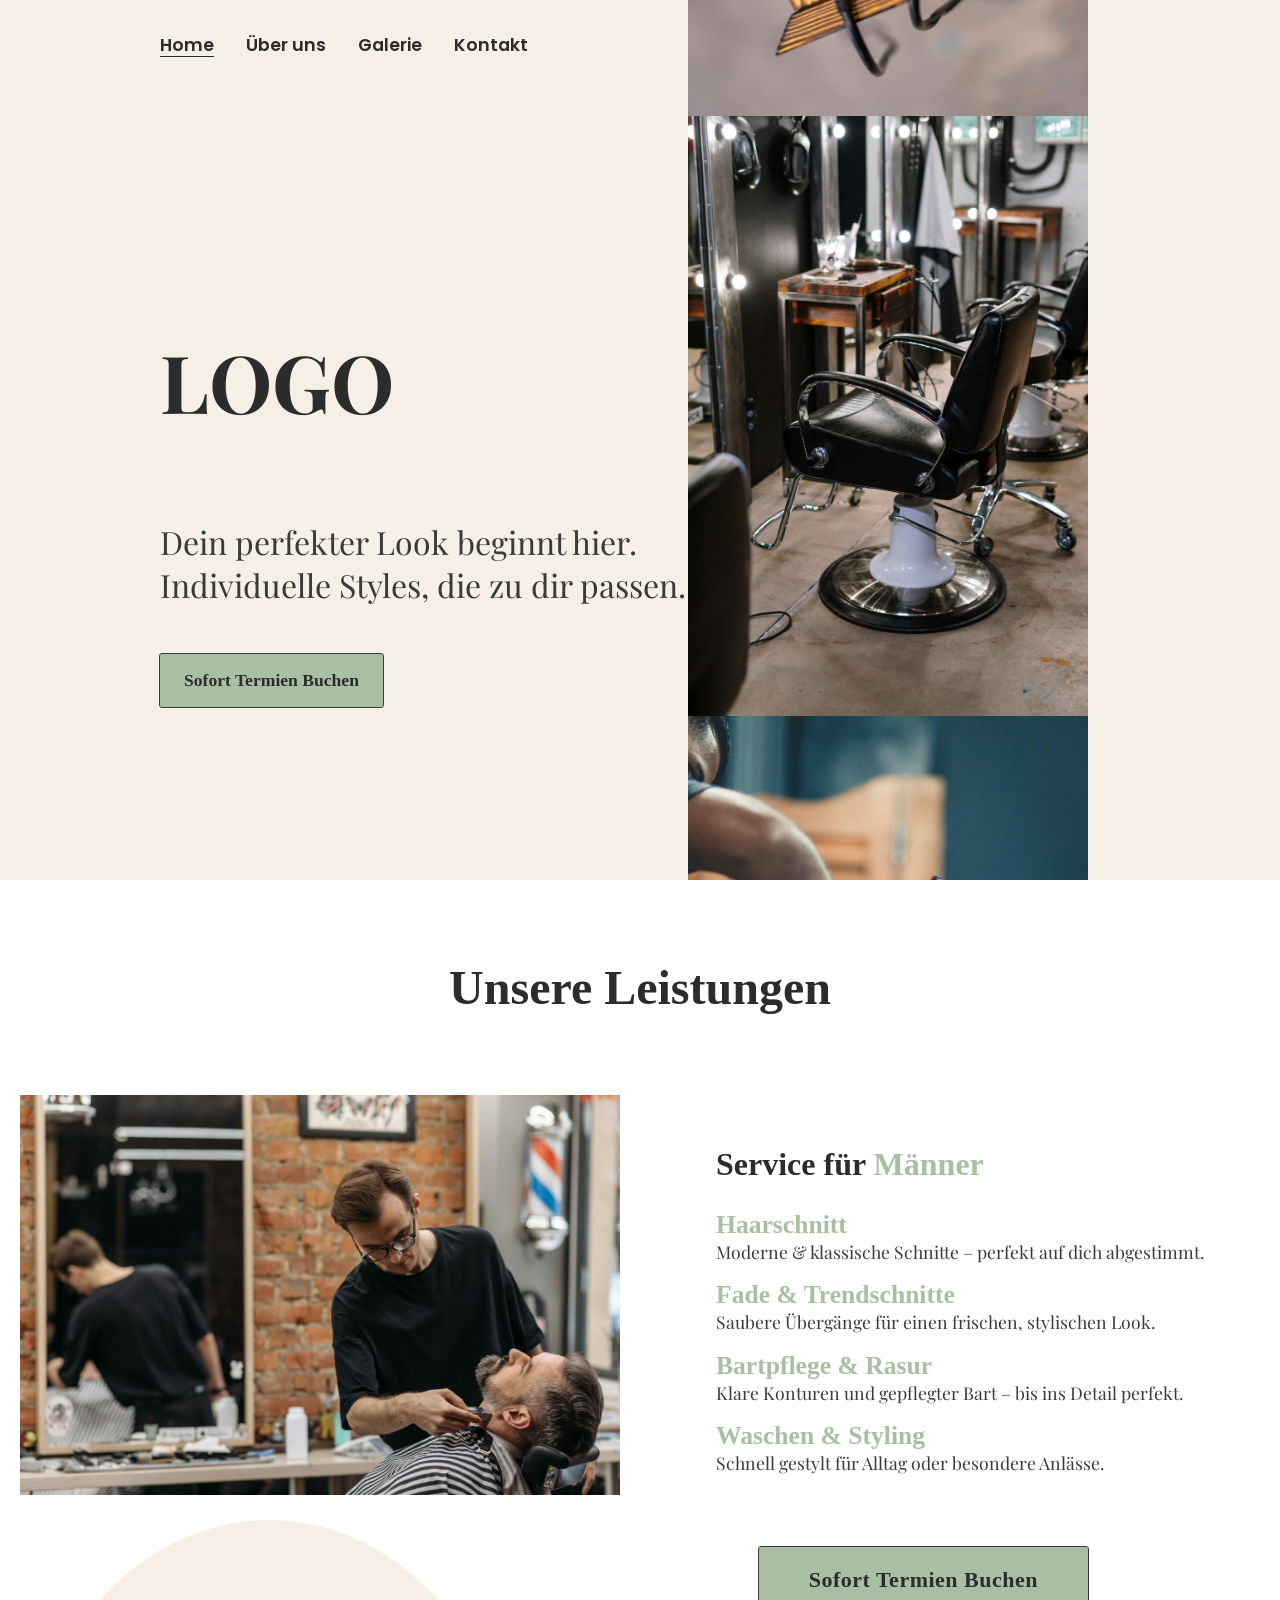
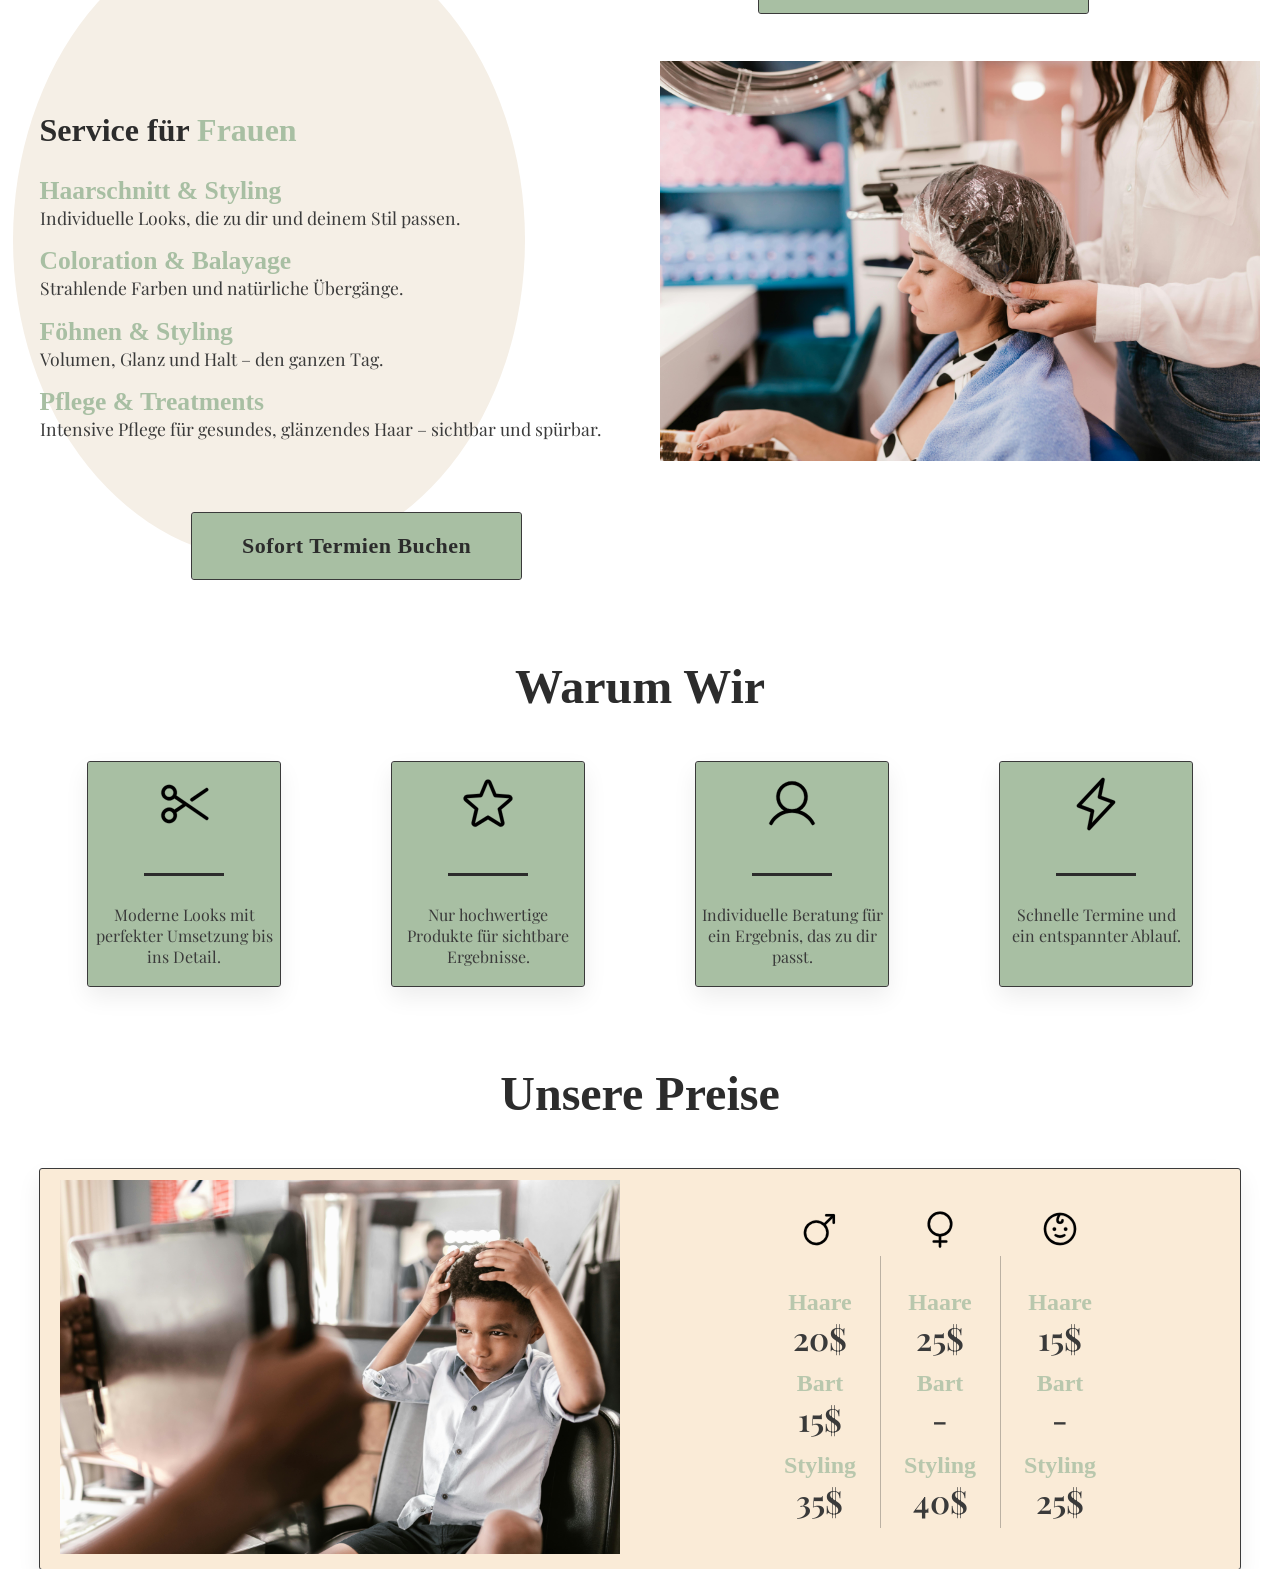
<file: frisursalon/index.html>
<!DOCTYPE html>
<html lang="en">
<head>
    <meta charset="UTF-8">
    <meta name="viewport" content="width=device-width, initial-scale=1.0">
    <link rel="preconnect" href="https://fonts.googleapis.com">
    <link rel="preconnect" href="https://fonts.gstatic.com" crossorigin>
    <link href="https://fonts.googleapis.com/css2?family=Poppins:ital,wght@0,100;0,200;0,300;0,400;0,500;0,600;0,700;0,800;0,900;1,100;1,200;1,300;1,400;1,500;1,600;1,700;1,800;1,900&display=swap" rel="stylesheet">
    <link rel="preconnect" href="https://fonts.googleapis.com">
    <link rel="preconnect" href="https://fonts.gstatic.com" crossorigin>
    <link href="https://fonts.googleapis.com/css2?family=Playfair+Display:ital,wght@0,400..900;1,400..900&display=swap" rel="stylesheet">
    <link href="style.css" rel="stylesheet"/>
    <title>Document</title>
</head>
<body>
    <header class="Hero">
       
        <nav>
           <div class="nav-links">
               <a href="" class="nav-link">Home</a>
               <a href="" class="nav-link">Über uns</a>
               <a href="" class="nav-link">Galerie</a>
               <a href="" class="nav-link">Kontakt</a>
           </div>
       </nav>
        <div class="hero-layout">
            <div class="hero-txt">
                <div>
                    <h1 class="logo">LOGO</h1>
                </div>
                <div>
                    <p class="slogan">Dein perfekter Look beginnt hier.<br>
                    Individuelle Styles, die zu dir passen.</p>
                </div>
                <div class="contakt-Options">
                    <!--<strong class="hero-no">+49 1234567</strong>-->
                    <a href="Termien.html"  class="btn">Sofort Termien Buchen</a>
                </div>
            </div>
        </div>
        <div class="hero-images">
            <img src="hero-img3.jpg" alt="" class="hero-img">
            <img src="hero-img.jpg" alt="Ein Frisourstuhl" class="hero-img">
            <img src="hero-img2.jpg" alt="" class="hero-img">
        </div>
    </header>
    <div class="bg"></div>
    <main>
        <!--Categories and service START-->
            <div class="service">
                <div>
                    <h1 class="main-h1">Unsere Leistungen</h1>
                </div>
                <div class="z-style marginToH">
                    <div>
                        <img src="serviceimgM.jpg" alt="" class="service-img">
                    </div>
                    <div>
                        <div>
                            <h2 class="service-calss">Service für <strong class="strong">Männer</strong></h2>
                        </div>
                        <div class="service-details">
                            <div>
                                <strong class="strong style-categories">Haarschnitt</strong>
                                <p class="style-txt">Moderne & klassische Schnitte – perfekt auf dich abgestimmt.</p>
                            </div>
                            <div>
                                <strong class="strong style-categories">Fade & Trendschnitte</strong>
                                <p class="style-txt">Saubere Übergänge für einen frischen, stylischen Look.</p>
                            </div>
                            <div>
                                <strong class="strong style-categories">Bartpflege & Rasur</strong>
                                <p class="style-txt">Klare Konturen und gepflegter Bart – bis ins Detail perfekt.</p>
                            </div>
                            <div>
                                <strong class="strong style-categories">Waschen & Styling</strong>
                                <p class="style-txt">Schnell gestylt für Alltag oder besondere Anlässe.</p>
                            </div>
                        </div>
                    </div>
                </div>
                <div class="service-btn-right">
                    <a href="Termien.html"  class="btn service-btn">Sofort Termien Buchen</a>
                </div>
                <div class="z-style">
                    <div>
                        <div>
                            <h2 class="service-calss">Service für <strong class="strong">Frauen</strong></h2>
                        </div>
                        <div class="service-details">
                            <div>
                                <strong class="strong style-categories">Haarschnitt & Styling</strong>
                                <p class="style-txt">Individuelle Looks, die zu dir und deinem Stil passen.</p>
                            </div>
                            <div>
                                <strong class="strong style-categories">Coloration & Balayage</strong>
                                <p class="style-txt">Strahlende Farben und natürliche Übergänge.</p>
                            </div>
                            <div>
                                <strong class="strong style-categories">Föhnen & Styling</strong>
                                <p class="style-txt">Volumen, Glanz und Halt – den ganzen Tag.</p>
                            </div>
                            <div>
                                <strong class="strong style-categories">Pflege & Treatments</strong>
                                <p class="style-txt">Intensive Pflege für gesundes, glänzendes Haar – sichtbar und spürbar.</p>
                            </div>
                        </div>
                    </div>
                    <div>
                        <img src="serviceimgW.jpg" alt="" class="service-img">
                    </div>
                </div>
                <div class="service-btn-left">
                    <a href="Termien.html"  class="btn service-btn">Sofort Termien Buchen</a>
                </div>
            </div>
        <!--Caterories and Service, END-->
        <!--Über Uns START-->
        <div>
            <div>
                <h1 class="main-h1 warum">Warum Wir</h1>
            </div>
            <div class="cards-layout">
                <!--card1-->
                <div class="cards">
                    <span class="icon-wrapper">
                        <svg xmlns="http://www.w3.org/2000/svg" width="32" height="32" fill="#000000" viewBox="0 0 256 256" class="icons cardIcons"><path d="M157.73,113.13A8,8,0,0,1,159.82,102L227.48,55.7a8,8,0,0,1,9,13.21l-67.67,46.3a7.92,7.92,0,0,1-4.51,1.4A8,8,0,0,1,157.73,113.13Zm80.87,85.09a8,8,0,0,1-11.12,2.08L136,137.7,93.49,166.78a36,36,0,1,1-9-13.19L121.83,128,84.44,102.41a35.86,35.86,0,1,1,9-13.19l143,97.87A8,8,0,0,1,238.6,198.22ZM80,180a20,20,0,1,0-5.86,14.14A19.85,19.85,0,0,0,80,180ZM74.14,90.13a20,20,0,1,0-28.28,0A19.85,19.85,0,0,0,74.14,90.13Z"></path></svg>
                    </span>
                    <p class="überUns-txt">Moderne Looks mit perfekter Umsetzung bis ins Detail.</p>
                </div>
                <!--card2-->
                <div class="cards">
                    <span class="icon-wrapper">
                        <svg xmlns="http://www.w3.org/2000/svg" width="32" height="32" fill="#000000" viewBox="0 0 256 256" class="icons cardIcons"><path d="M239.18,97.26A16.38,16.38,0,0,0,224.92,86l-59-4.76L143.14,26.15a16.36,16.36,0,0,0-30.27,0L90.11,81.23,31.08,86a16.46,16.46,0,0,0-9.37,28.86l45,38.83L53,211.75a16.38,16.38,0,0,0,24.5,17.82L128,198.49l50.53,31.08A16.4,16.4,0,0,0,203,211.75l-13.76-58.07,45-38.83A16.43,16.43,0,0,0,239.18,97.26Zm-15.34,5.47-48.7,42a8,8,0,0,0-2.56,7.91l14.88,62.8a.37.37,0,0,1-.17.48c-.18.14-.23.11-.38,0l-54.72-33.65a8,8,0,0,0-8.38,0L69.09,215.94c-.15.09-.19.12-.38,0a.37.37,0,0,1-.17-.48l14.88-62.8a8,8,0,0,0-2.56-7.91l-48.7-42c-.12-.1-.23-.19-.13-.5s.18-.27.33-.29l63.92-5.16A8,8,0,0,0,103,91.86l24.62-59.61c.08-.17.11-.25.35-.25s.27.08.35.25L153,91.86a8,8,0,0,0,6.75,4.92l63.92,5.16c.15,0,.24,0,.33.29S224,102.63,223.84,102.73Z"></path></svg>
                    </span>
                    <p class="überUns-txt">Nur hochwertige Produkte für sichtbare Ergebnisse.</p>
                </div>
                <!--card3-->
                <div class="cards">
                    <span class="icon-wrapper">
                        <svg xmlns="http://www.w3.org/2000/svg" width="32" height="32" fill="#000000" viewBox="0 0 256 256" class="icons cardIcons"><path d="M230.92,212c-15.23-26.33-38.7-45.21-66.09-54.16a72,72,0,1,0-73.66,0C63.78,166.78,40.31,185.66,25.08,212a8,8,0,1,0,13.85,8c18.84-32.56,52.14-52,89.07-52s70.23,19.44,89.07,52a8,8,0,1,0,13.85-8ZM72,96a56,56,0,1,1,56,56A56.06,56.06,0,0,1,72,96Z"></path></svg>
                    </span>
                    <p class="überUns-txt">Individuelle Beratung für ein Ergebnis, das zu dir passt.</p>
                </div>
                <!--card4-->
                <div class="cards">
                    <span class="icon-wrapper">
                        <svg xmlns="http://www.w3.org/2000/svg" width="32" height="32" fill="#000000" viewBox="0 0 256 256" class="icons cardIcons"><path d="M215.79,118.17a8,8,0,0,0-5-5.66L153.18,90.9l14.66-73.33a8,8,0,0,0-13.69-7l-112,120a8,8,0,0,0,3,13l57.63,21.61L88.16,238.43a8,8,0,0,0,13.69,7l112-120A8,8,0,0,0,215.79,118.17ZM109.37,214l10.47-52.38a8,8,0,0,0-5-9.06L62,132.71l84.62-90.66L136.16,94.43a8,8,0,0,0,5,9.06l52.8,19.8Z"></path></svg>
                    </span>
                    <p class="überUns-txt">Schnelle Termine und ein entspannter Ablauf.</p>
                </div>
            </div>
        </div>
        <!--Über Uns END-->
        <div>
            <div>
                <h1 class="main-h1">Unsere Preise</h1>
            </div>
            <!--preiscarte-->
            <div class="containerGrid">
                <div class="price-layout">
                    <div>
                        <img src="Price-img.jpg" alt="" class="price-img">
                    </div>
                    <div class="price-list">
                        <!--Mänlich-->
                        <div class="priceContainer price-man-woman">
                            <div class="iconContainer">
                                <svg xmlns="http://www.w3.org/2000/svg" width="32" height="32" fill="#000000" viewBox="0 0 256 256" class="icons price-icons"><path d="M216,32H168a8,8,0,0,0,0,16h28.69L154.62,90.07a80,80,0,1,0,11.31,11.31L208,59.32V88a8,8,0,0,0,16,0V40A8,8,0,0,0,216,32ZM149.24,197.29a64,64,0,1,1,0-90.53A64.1,64.1,0,0,1,149.24,197.29Z"></path></svg>
                            </div>
                            <div class="priceClasificion">
                                <strong class="strong">Haare</strong>
                                <p class="priceTag">20$</p>
                            </div>
                            <div class="priceClasificion">
                                <strong class="strong">Bart</strong>
                                <p class="priceTag">15$</p>
                            </div>
                            <div class="priceClasificion">
                                <strong class="strong">Styling</strong>
                                <p class="priceTag">35$</p>
                            </div>
                        </div>
                        <!--Weiblich-->
                        <div class="priceContainer price-man-woman">
                            <div class="iconContainer">
                                <svg xmlns="http://www.w3.org/2000/svg" width="32" height="32" fill="#000000" viewBox="0 0 256 256" class="icons price-icons"><path d="M208,96a80,80,0,1,0-88,79.6V200H88a8,8,0,0,0,0,16h32v24a8,8,0,0,0,16,0V216h32a8,8,0,0,0,0-16H136V175.6A80.11,80.11,0,0,0,208,96ZM64,96a64,64,0,1,1,64,64A64.07,64.07,0,0,1,64,96Z"></path></svg>
                            </div>
                            <div class="priceClasificion">
                                <strong class="strong">Haare</strong>
                                <p class="priceTag">25$</p>
                            </div>
                            <div class="priceClasificion">
                                <strong class="strong">Bart</strong>
                                <p class="priceTag">-</p>
                            </div>
                            <div class="priceClasificion">
                                <strong class="strong">Styling</strong>
                                <p class="priceTag">40$</p>
                            </div>
                        </div>
                    <!--kind-->
                        <div class="priceContainer">
                            <div class="iconContainer">
                                <svg xmlns="http://www.w3.org/2000/svg" width="32" height="32" fill="#000000" viewBox="0 0 256 256" class="icons price-icons"><path d="M92,140a12,12,0,1,1,12-12A12,12,0,0,1,92,140Zm72-24a12,12,0,1,0,12,12A12,12,0,0,0,164,116Zm-12.27,45.23a45,45,0,0,1-47.46,0,8,8,0,0,0-8.54,13.54,61,61,0,0,0,64.54,0,8,8,0,0,0-8.54-13.54ZM232,128A104,104,0,1,1,128,24,104.11,104.11,0,0,1,232,128Zm-16,0a88.11,88.11,0,0,0-84.09-87.91C120.32,56.38,120,71.88,120,72a8,8,0,0,0,16,0,8,8,0,0,1,16,0,24,24,0,0,1-48,0c0-.73.13-14.3,8.46-30.63A88,88,0,1,0,216,128Z"></path></svg>
                            </div>
                            <div class="priceClasificion">
                                <strong class="strong">Haare</strong>
                                <p class="priceTag">15$</p>
                            </div>
                            <div class="priceClasificion">
                                <strong class="strong">Bart</strong>
                                <p class="priceTag">-</p>
                            </div>
                            <div class="priceClasificion">
                                <strong class="strong">Styling</strong>
                                <p class="priceTag">25$</p>
                            </div>
                        </div>
                </div>
            </div>
        </div>
        <!--Unsere Preise END-->
        <!--<div>
            <div>
                <h1>Haben Sie Fragen?</h1>
            </div>
        </div>-->
    </main>
</body>
</html>
</file>
<file: frisursalon/style.css>
*{
    box-sizing: border-box;
}

body{
    margin: 0%;
    padding: 0%;
}

img{
    width: 100%;
    height: auto;
}

a{
    color: #2c2c2c;
    font-size: 1.1rem;
    font-weight: 600;
    text-decoration: none;
}

h1,h2{
    color: #2c2c2c
}

p{
    color: #3a3a3a;
    font-family: 'Playfair Display', serif;
}

.btn{
    background-color: #A8BFA3;
    padding: 16px 24px;
    color: #2c2c2c;
    border-radius: 2px;
    outline: #3a3a3a 1px solid;
    transition: all 0.3s ease;
}

.btn:hover{
    background-color:#f5efe6;
}

.strong{
    color: #A8BFA3;
}

.icons{
    width: 3.5rem;
    height: 4rem;
    stroke: #2c2c2c;
}

/*hero*/

.Hero{
    height: 55rem;
    background-color: #f5efe6;
    overflow: hidden;
    position: relative;
    padding: 0px 5rem;
}

nav{
    display: flex;
    justify-content: flex-start;
    padding: 2rem 5rem 2rem 5rem;
    width:50rem ;
}

.logo{
    font-family: 'Playfair Display', serif;
    font-size: 5rem; 
}

.nav-links{
    display:flex ;
    gap: 2rem;
    font-family: 'Poppins', sans-serif;
}

.nav-links a:hover,.nav-link:first-child{
    text-decoration: underline;
    text-decoration-color: #2c2c2c;
    text-underline-offset: 5px;
}

.hero-layout{
    display: grid;
    height: 50rem;
    align-items: center;
    justify-items:start;
    padding-left: 5rem;
}

.hero-img{
    width: 25rem;
}

.hero-images{
    display: flex;
    flex-direction: column;position: absolute;
    right: 15%;
    top: -55%;
}

.hero-txt{
    display: flex;
    flex-direction: column;
}

.slogan{
    font-size: 2rem;
}

.contakt-Options{
    display: flex;
    gap: 1rem;
    align-items: center;
    margin-top: 1rem;
}

.hero-no{
    font-family:'Playfair Display', serif ;
    font-size: 1.4rem;
}


.service-img{
  width: 100%;
  height: 400px;
  object-fit: cover;

}

.z-style{
    display: grid;
    grid-template-columns: repeat(auto-fit, minmax(250px, 1fr));
    justify-items: center;
    align-items: center;
    margin-top: 3rem;
}

main{
    position: relative;
    width: 100%;
    overflow:hidden;
}

.bg{
    position: absolute;
    width: 40%;
    height: 40rem;
    border-radius:50%;
    bottom: -140%;
    left: 1%;
    background-color: #f5efe6;
    z-index: -2;
}

.main-h1{
    text-align: center;
    font-size: 3rem;
    margin-top: 5rem;
}

.marginToH{
    margin-top: 5rem;
}

.service-calss{
    font-size: 2rem;
}

.style-categories{
    font-size: 1.6rem;
}

.style-txt{
    font-size: 1.1rem;
    margin:0%
}

.service-details{
    display: flex;
    flex-direction: column;
    gap: 1.1rem;
}

.service-btn-left{
    display:grid;
    justify-items: start;
    margin-top: 3rem;
    padding-left: 12rem;
}

.service-btn-right{
    display:grid;
    justify-items: end;
    margin-top: 3rem;
    padding-right: 12rem;
}

.service-btn{
    padding: 20px 50px;
    font-size: 22px;
    font-weight: 600;
    letter-spacing: 0.5px;
}

.cards-layout{
    display: flex;
    justify-content: center;
    gap: 7rem;
    margin-top: 3rem;
}

.cards{
    display:flex;
    flex-direction: column;
    align-items: center;
    width: 12rem;
    height: 14rem;
    background-color: #A8BFA3;
    padding: 10px 5px;
    border-radius:2px ;
    outline: #3a3a3a 1px solid;
    transition:all 0.3s ease;
    box-shadow: 0 10px 25px rgba(0,0,0,0.08);
}

.cards:hover{
    background-color: #f5efe6;
    box-shadow: 0 15px 35px rgba(0,0,0,0.15);
}

.cards:hover .icon-wrapper::after{
    width: 100px;
}


.überUns-txt{
    text-align: center;
}

.cardIcons{
    margin-bottom: 3rem;
}

.icon-wrapper{
    position: relative;
}

.icon-wrapper::after{
    content: "";
    position: absolute;
    left: 50%;
    bottom: 10%;
    transform: translateX(-50%);
    width: 80px;
    height: 3px;
    background-color: #2c2c2c;
    z-index: 2;
    transition: 0.3s;
}

.price-img{
    width: 35rem;
}

.containerGrid{
    display: grid;
    justify-content: center;
    margin-top: 3rem;
}

.price-layout{
    display: grid;
    grid-template-columns: repeat(auto-fit, minmax(250px, 600px));
    justify-items: center;
    align-items: center;
    background-color: antiquewhite;
    width: 75rem;
    height: 25rem;
    padding: 10px 0px;
    outline: #3a3a3a solid 1px;
    border-radius: 2px;
    box-shadow: 0 10px 25px rgba(0,0,0,0.08);
}

.price-list{
    display: flex;
    gap: 3rem;
}

.priceTag{
    margin: 0%;
}

.iconContainer{
    margin-bottom: 2rem;
}

.priceContainer{
    text-align: center;
}

.priceClasificion{
    margin-bottom: 0.7rem;
}

.priceClasificion p{
    font-size: 2rem;
    font-weight: 600;
}
.priceClasificion strong{
    font-size: 1.5rem;
    opacity: 0.8;
}

.price-icons{
    width:2.5rem ;
    height: 3rem;
}

.price-man-woman{
    position: relative;
}

.price-man-woman::after{
    content: "";
    position: absolute;
    right: -35%;
    top: 57%;
    height: 17rem;
    width: 1px;
    transform: translateY(-50%);
    background-color: #2c2c2c;
    opacity: 0.3;
}
</file>
